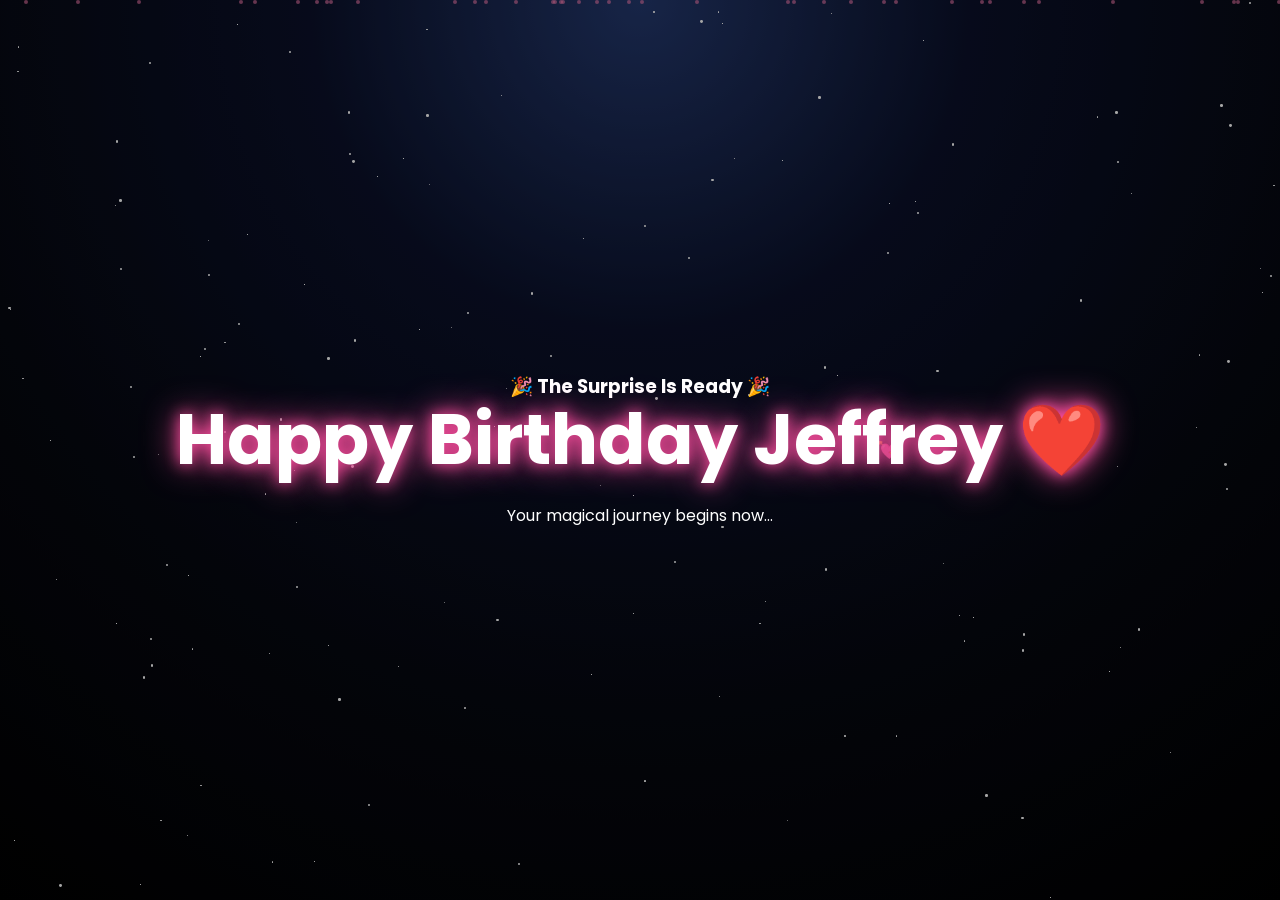
<file: index.html>
<!DOCTYPE html>
<html lang="en">

<head>

<meta charset="UTF-8">

<meta name="viewport" content="width=device-width, initial-scale=1.0">


<title>A Special Surprise For Jeffrey ❤️</title>


<link rel="stylesheet" href="css/style.css">
<link rel="stylesheet" href="css/mobile.css">
<link rel="stylesheet" href="css/transitions.css">


<link href="https://fonts.googleapis.com/css2?family=Poppins:wght@300;400;600;700&display=swap" rel="stylesheet">


<meta name="theme-color" content="#05000d">


</head>


<body>


<div class="background">

    <div id="stars"></div>

    <div id="particles"></div>

    <div id="shooting-stars"></div>

</div>




<main class="container">


    <h3 class="small-title">
        🎁 A Special Surprise Is Waiting...
    </h3>


    <h1>
        Happy Birthday Jeffrey
    </h1>



    <p class="description">

        Something beautiful has been prepared just for you.
        It will unlock when the countdown reaches zero.

    </p>




    <div class="countdown">


        <div class="box">
            <span id="days">00</span>
            <small>Days</small>
        </div>


        <div class="box">
            <span id="hours">00</span>
            <small>Hours</small>
        </div>


        <div class="box">
            <span id="minutes">00</span>
            <small>Minutes</small>
        </div>


        <div class="box">
            <span id="seconds">00</span>
            <small>Seconds</small>
        </div>


    </div>





    <div class="lock-card">


        <div class="moon">
            🌙
        </div>


        <h2>
            🔒 The Surprise Is Locked
        </h2>


        <p>
            A magical birthday journey has been created
            especially for Jeffrey.
        </p>


        <span>

            Unlock Date:

            <strong>
                20 July 2026 • 12:00 AM
            </strong>

        </span>


    </div>



</main>




<script src="js/globalMusic.js"></script>

<script src="js/main.js"></script>


</body>

</html>
</file>
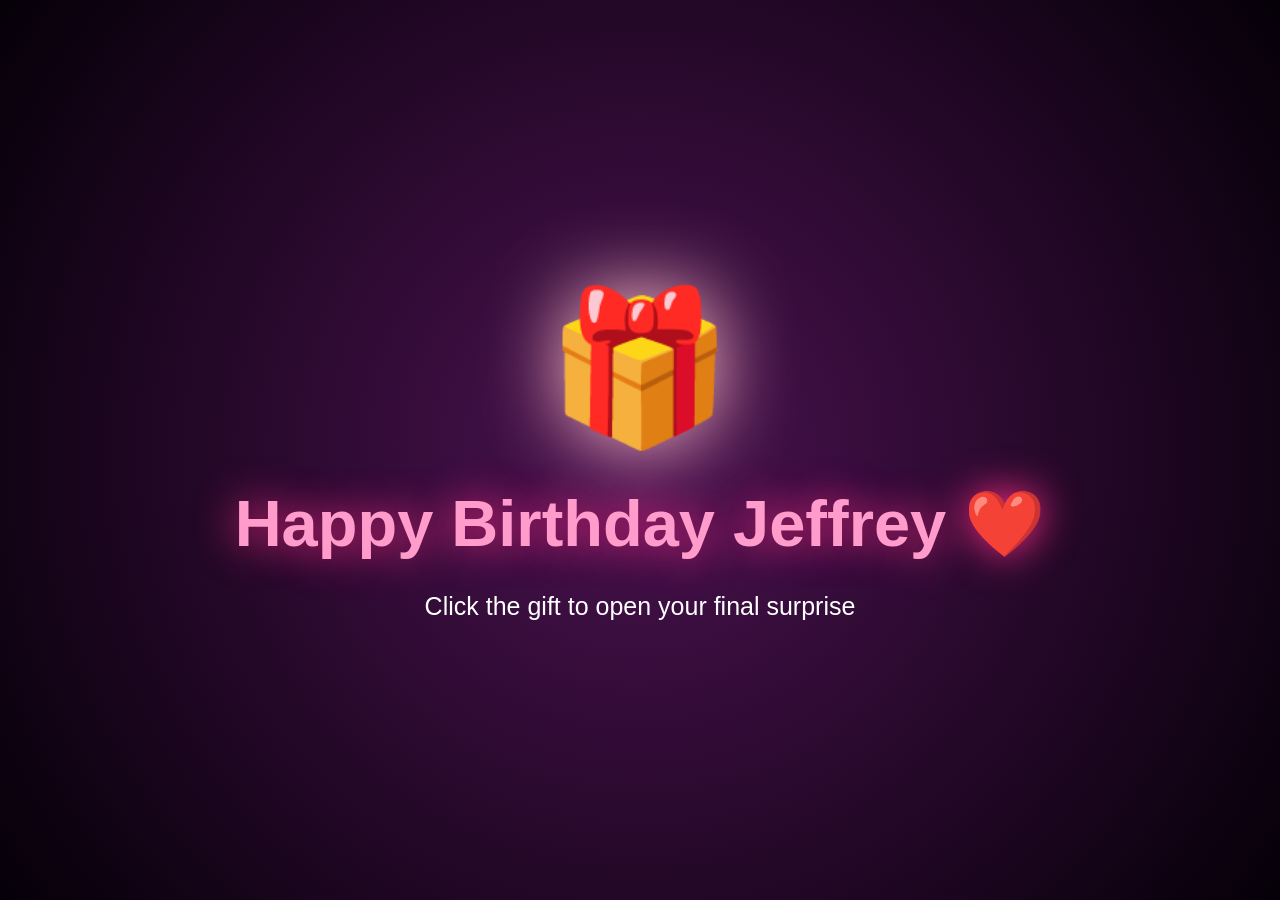
<file: final.html>
<!DOCTYPE html>
<html lang="en">

<head>

<meta charset="UTF-8">

<meta name="viewport" content="width=device-width, initial-scale=1.0">

<title>Happy Birthday Jeffrey ❤️</title>


<link rel="stylesheet" href="css/final.css">
<link rel="stylesheet" href="css/mobile.css">
<link rel="stylesheet" href="css/transitions.css">


</head>


<body>


<div id="fireworks"></div>



<div class="final-container">


    <div class="gift" id="gift">

        🎁

    </div>



    <h1>
        Happy Birthday Jeffrey ❤️
    </h1>



    <p id="message">

        Click the gift to open your final surprise

    </p>




    <div id="surprise" class="hidden">


        <h2>
            🎉 My Final Message To You 🎉
        </h2>



        <p>

        May your life shine brighter than the stars.

        <br><br>

        May every dream you have come true.

        <br><br>

        May happiness follow you everywhere you go.

        <br><br>

        God bless you always.

        <br><br>

        ❤️ Happy Birthday My Kwaku Bonsam ❤️

        </p>


    </div>



</div>




<script src="js/globalMusic.js"></script>

<script src="js/final.js"></script>



</body>

</html>
</file>
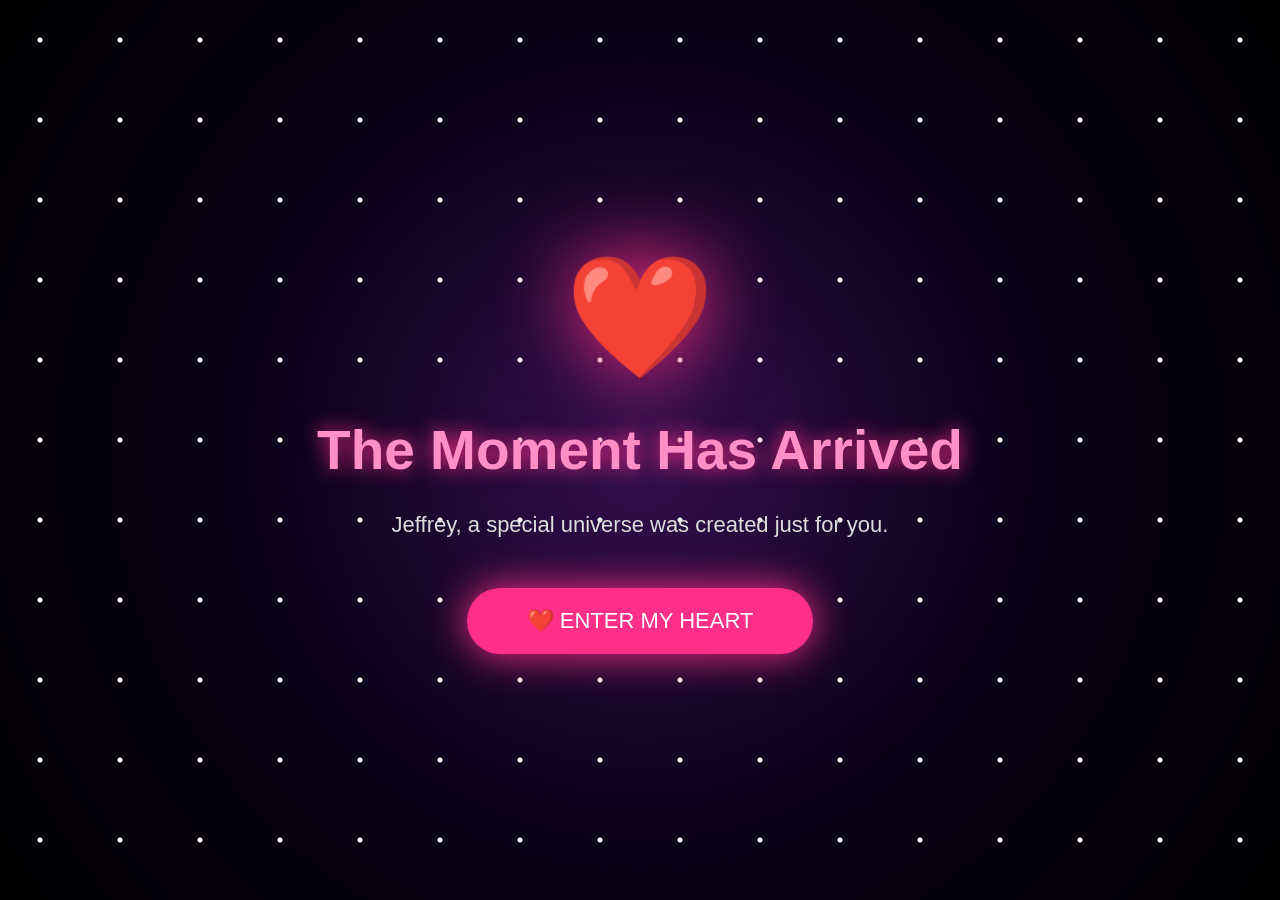
<file: heart.html>
<!DOCTYPE html>
<html lang="en">

<head>

<meta charset="UTF-8">

<meta name="viewport" content="width=device-width, initial-scale=1.0">

<title>Enter My Heart ❤️</title>


<link rel="stylesheet" href="css/heart.css">
<link rel="stylesheet" href="css/mobile.css">
<link rel="stylesheet" href="css/transitions.css">


</head>


<body>


<div class="space">

    <div id="travel-stars"></div>

</div>



<div class="portal">


    <div class="glow-heart">
        ❤️
    </div>



    <h1>
        The Moment Has Arrived
    </h1>



    <p>
        Jeffrey, a special universe was created
        just for you.
    </p>



    <button id="enter">

        ❤️ ENTER MY HEART

    </button>



</div>




<script src="js/globalMusic.js"></script>

<script src="js/heart.js"></script>



</body>

</html>
</file>
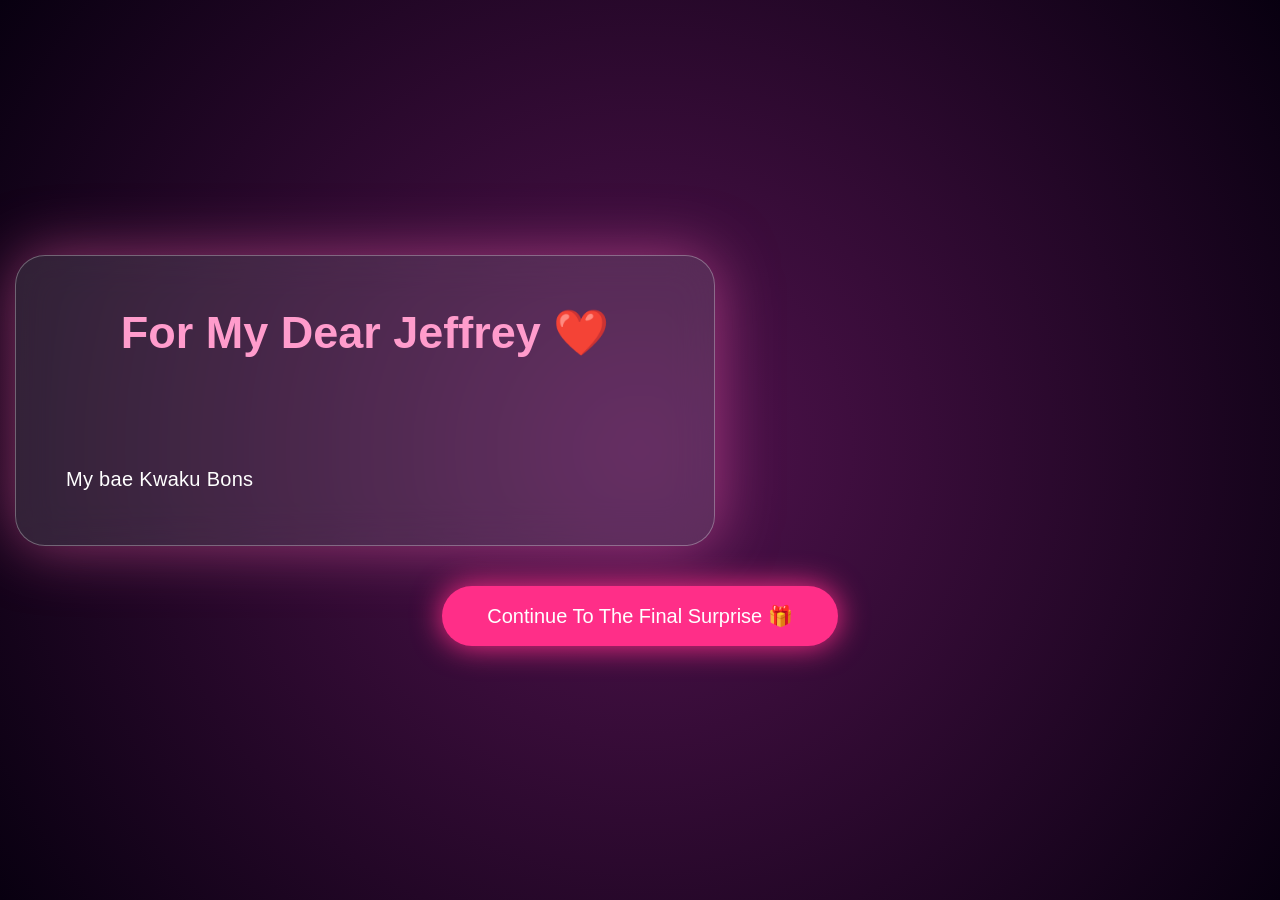
<file: letter.html>
<!DOCTYPE html>
<html lang="en">

<head>

<meta charset="UTF-8">

<meta name="viewport" content="width=device-width, initial-scale=1.0">

<title>A Letter For Jeffrey ❤️</title>

<link rel="stylesheet" href="css/letter.css">
<link rel="stylesheet" href="css/mobile.css">

</head>


<body>


<div class="background"></div>


<div class="letter-container">


<div class="paper">


<h1>
For My Dear Jeffrey ❤️
</h1>


<p id="letterText"></p>


</div>


<button id="continue">

Continue To The Final Surprise 🎁

</button>


</div>

<script src="js/globalMusic.js"></script>
<script src="js/heart.js"></script>

<script src="js/letter.js"></script>
<link rel="stylesheet" href="css/transitions.css">


</body>

</html>
</file>
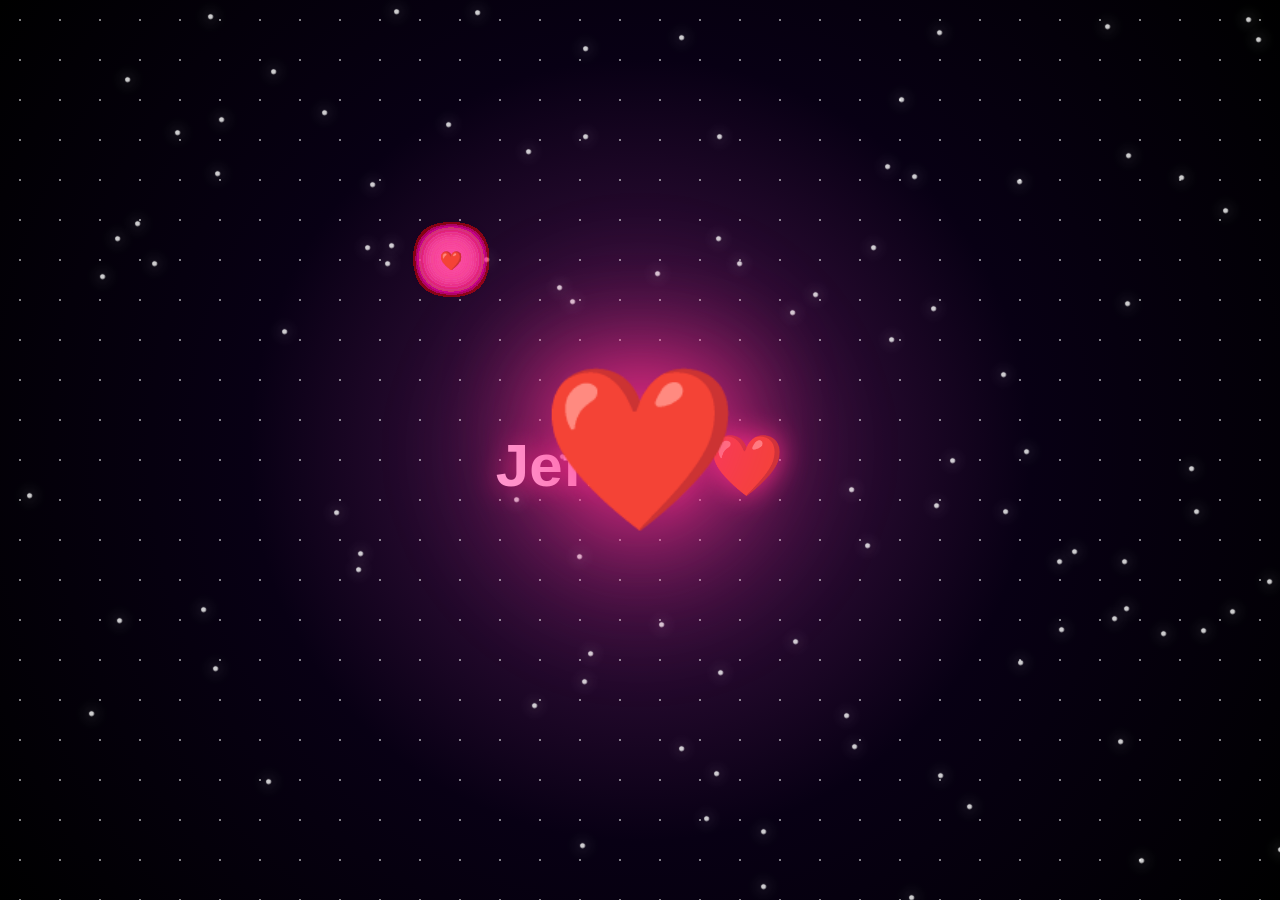
<file: universe.html>
<!DOCTYPE html>
<html lang="en">

<head>

<meta charset="UTF-8">

<meta name="viewport" content="width=device-width, initial-scale=1.0">

<title>My Heart Universe ❤️</title>


<link rel="stylesheet" href="css/universe.css">
<link rel="stylesheet" href="css/mobile.css">
<link rel="stylesheet" href="css/transitions.css">


</head>


<body>


<div id="stars"></div>

<div id="particles"></div>



<div class="universe">


    <div class="message-orbit">


        <div class="love-message message1">
            ❤️ I Love You My Kwaku Bonsam ❤️
        </div>


        <div class="love-message message2">
            💕 I Miss You 💕
        </div>


        <div class="love-message message3">
            🙏 God Bless You 🙏
        </div>


        <div class="love-message message4">
            🎂 Happy Birthday Jeffrey 🎂
        </div>


    </div>




    <div class="heart-container reveal">


        <div class="main-heart">
            ❤️
        </div>


        <div id="heart"></div>


        <h1>
            Jeffrey ❤️
        </h1>


    </div>


</div>




<script src="js/globalMusic.js"></script>

<script src="js/universe.js"></script>


</body>

</html>
</file>
<file: css/style.css>
/* ===========================
   RESET
=========================== */

*{
    margin:0;
    padding:0;
    box-sizing:border-box;
}

html,body{
    width:100%;
    height:100%;
    overflow:hidden;
    font-family:'Poppins',sans-serif;
}

/* ===========================
   BODY
=========================== */

body{
    display:flex;
    justify-content:center;
    align-items:center;
    background:#02030d;
    color:#fff;
    position:relative;
}

/* ===========================
   GALAXY BACKGROUND
=========================== */

.background{
    position:fixed;
    inset:0;
    background:
        radial-gradient(circle at top,#23386d 0%,#0a1029 30%,#05070f 65%,#000 100%);
    z-index:-3;
}

/* Dark overlay */

.background::after{
    content:"";
    position:absolute;
    inset:0;
    background:rgba(0,0,0,.35);
}

/* ===========================
   STARS
=========================== */

#stars{
    position:absolute;
    width:100%;
    height:100%;
}

/* ===========================
   MAIN CONTAINER
=========================== */

.container{

    width:90%;
    max-width:1100px;

    text-align:center;

    z-index:5;
}

/* ===========================
   TITLES
=========================== */

.small-title{

    color:#ff87b5;

    font-size:22px;

    margin-bottom:20px;

    letter-spacing:2px;
}

h1{

    font-size:70px;

    font-weight:700;

    margin-bottom:25px;

    line-height:1.1;

    text-shadow:
        0 0 15px #ff4fa0,
        0 0 35px #ff4fa0;
}

.description{

    width:80%;

    margin:auto;

    font-size:22px;

    line-height:1.8;

    color:#ddd;

    margin-bottom:60px;
}

/* ===========================
   COUNTDOWN
=========================== */

.countdown{

    display:flex;

    justify-content:center;

    align-items:center;

    gap:25px;

    flex-wrap:wrap;
}

.box{

    width:170px;

    height:170px;

    border-radius:25px;

    background:rgba(255,255,255,.08);

    border:1px solid rgba(255,255,255,.15);

    backdrop-filter:blur(18px);

    display:flex;

    flex-direction:column;

    justify-content:center;

    align-items:center;

    transition:.4s;

    box-shadow:
        0 0 25px rgba(255,100,180,.25);
}

.box:hover{

    transform:translateY(-10px) scale(1.05);

    box-shadow:
        0 0 40px rgba(255,100,180,.6);
}

.box span{

    font-size:60px;

    font-weight:bold;

    color:#fff;
}

.box small{

    margin-top:15px;

    font-size:20px;

    color:#ff9cc8;

    letter-spacing:2px;
}

/* ===========================
   FOOTER TEXT
=========================== */

.unlock{

    margin-top:60px;

    font-size:20px;

    color:#ddd;
}

.unlock strong{

    color:#ff79b7;
}

/* ===========================
   RESPONSIVE
=========================== */

@media(max-width:900px){

h1{

font-size:48px;

}

.description{

font-size:18px;

width:95%;

}

.box{

width:130px;

height:130px;

}

.box span{

font-size:42px;

}

}

@media(max-width:600px){

.countdown{

gap:15px;

}

.box{

width:100px;

height:100px;

border-radius:18px;

}

.box span{

font-size:34px;

}

.box small{

font-size:14px;

}

.small-title{

font-size:18px;

}

h1{

font-size:36px;

}

.description{

font-size:16px;

}

.unlock{

font-size:16px;

}

}
/* ==========================
   STARS
========================== */

.star{
    position:absolute;
    width:2px;
    height:2px;
    background:white;
    border-radius:50%;
    animation:twinkle 2s infinite alternate;
}

/* ==========================
   PARTICLES
========================== */

.particle{
    position:absolute;
    width:4px;
    height:4px;
    background:#ff7eb3;
    border-radius:50%;
    opacity:.6;
    animation:floatParticle linear infinite;
}

/* ==========================
   SHOOTING STAR
========================== */

.shooting-star{
    position:absolute;
    width:150px;
    height:2px;
    background:linear-gradient(to right,white,transparent);
    transform:rotate(-45deg);
    animation:shoot 4s linear infinite;
}

@keyframes twinkle{

0%{
opacity:.2;
}

100%{
opacity:1;
}

}

@keyframes floatParticle{

from{

transform:translateY(100vh);

}

to{

transform:translateY(-100px);

}

}

@keyframes shoot{

0%{

transform:translate(-300px,-300px) rotate(-45deg);

opacity:0;

}

10%{

opacity:1;

}

100%{

transform:translate(1800px,800px) rotate(-45deg);

opacity:0;

}

}
/* =========================
   MUSIC BUTTON
========================= */

#musicBtn{

position:fixed;

right:30px;

bottom:30px;

width:60px;

height:60px;

border-radius:50%;

border:none;

background:#ff2e88;

color:white;

font-size:25px;

cursor:pointer;

box-shadow:
0 0 25px #ff2e88;

z-index:100;

}



/* =========================
   FLOATING HEARTS
========================= */


.floating-heart{

position:absolute;

font-size:25px;

animation:heartFloat linear infinite;

opacity:.7;

}



@keyframes heartFloat{


0%{

transform:

translateY(100vh)
scale(.5)
rotate(0deg);

opacity:0;

}



20%{

opacity:1;

}



100%{

transform:

translateY(-120vh)
scale(1.5)
rotate(360deg);

opacity:0;

}

}



/* =========================
PAGE INTRO
========================= */


.container{

animation:

fadeIn 2s ease;

}



@keyframes fadeIn{

from{

opacity:0;

transform:
translateY(40px);

}


to{

opacity:1;

transform:
translateY(0);

}

}
/* ==========================
   MOON EFFECT
========================== */


.moon{

font-size:90px;

margin-bottom:20px;

filter:

drop-shadow(
0 0 30px #fff
);

animation:

moonFloat 4s ease-in-out infinite;

}



@keyframes moonFloat{

0%,100%{

transform:translateY(0);

}


50%{

transform:translateY(-20px);

}

}



/* ==========================
   LOCK CARD
========================== */


.lock-card{


margin-top:60px;


padding:35px;


width:90%;

max-width:600px;


margin-left:auto;

margin-right:auto;



background:

rgba(255,255,255,.08);



border:

1px solid rgba(255,255,255,.2);



border-radius:30px;



backdrop-filter:

blur(20px);



box-shadow:

0 0 40px rgba(255,120,190,.25);



animation:

glowCard 3s infinite alternate;


}



.lock-card h2{

font-size:30px;

margin-bottom:15px;

color:#ff9acb;

}



.lock-card p{

font-size:18px;

color:#ddd;

margin-bottom:20px;

}



.lock-card span{

font-size:18px;

color:white;

}



.lock-card strong{

color:#ff76b7;

}



/* glowing animation */


@keyframes glowCard{


from{

box-shadow:

0 0 20px rgba(255,100,180,.2);

}


to{

box-shadow:

0 0 50px rgba(255,100,180,.6);

}


}
#musicStart{

position:fixed;

bottom:25px;

right:25px;

padding:15px 25px;

border-radius:50px;

border:none;

background:#ff2e88;

color:white;

font-size:16px;

z-index:999;

box-shadow:0 0 20px #ff2e88;

}
</file>
<file: css/mobile.css>
/* =====================================
   MOBILE RESPONSIVE DESIGN
===================================== */


/* Tablets and smaller screens */
@media (max-width: 768px) {


body {
    overflow-x: hidden;
}


/* Countdown */
.countdown {
    display: grid;
    grid-template-columns: repeat(2, 1fr);
    gap: 15px;
    width: 90%;
    margin: auto;
}


.count-box {
    width: 100%;
    height: 130px;
}


.count-box h1 {
    font-size: 45px;
}


.count-box p {
    font-size: 18px;
}



/* Main containers */
.container,
.portal,
.final-container {
    width: 90%;
    padding: 20px;
    margin: auto;
}


/* Headings */
h1 {
    font-size: 35px;
    text-align: center;
}


h2 {
    font-size: 25px;
}


p {
    font-size: 16px;
    text-align: center;
}



/* Heart page */
.glow-heart {
    font-size: 100px;
}


#enter {
    width: 90%;
    font-size: 18px;
    padding: 15px;
}



/* Universe */
.big-heart {
    transform: scale(0.65);
}


.small-heart {
    font-size: 18px;
}


.message {
    font-size: 15px;
    padding: 10px;
}



/* Letter */
.letter {
    width: 95%;
    padding: 20px;
}


.letter h1 {
    font-size: 28px;
}


.letter p {
    font-size: 16px;
    line-height: 1.6;
}



/* Final page */
.final-title {
    font-size: 38px;
}


.final-message {
    width: 90%;
    font-size: 18px;
}



/* Buttons */
button {
    max-width: 90%;
    font-size: 16px;
    padding: 12px 25px;
}



}



/* Small phones */
@media (max-width: 480px) {


.countdown {
    gap: 10px;
}


.count-box {
    height: 110px;
}


.count-box h1 {
    font-size: 35px;
}


.glow-heart {
    font-size: 80px;
}


h1 {
    font-size: 28px;
}


.portal p {
    font-size: 15px;
}


.big-heart {
    transform: scale(0.5);
}


.final-title {
    font-size: 30px;
}


}
/* =====================================
   IMPROVED LETTER MOBILE VIEW
===================================== */

@media (max-width: 768px){

    body {
        overflow-y: auto;
    }


    .letter {
        width: 92%;
        min-height: auto;
        height: auto;
        padding: 30px 20px;
        margin: 30px auto;
        border-radius: 15px;
        box-sizing: border-box;
    }


    .letter-content,
    .letter-text {
        width: 100%;
        height: auto;
        overflow: visible;
        font-size: 16px;
        line-height: 1.8;
        text-align: left;
    }


    .letter h1 {
        font-size: 26px;
        margin-bottom: 20px;
    }


    .letter p {
        font-size: 16px;
        line-height: 1.8;
        text-align: left;
        margin-bottom: 18px;
    }


    .continue-btn,
    #continueBtn {
        display: block;
        position: relative;
        margin: 30px auto;
        width: 85%;
        z-index: 999;
        opacity: 1;
        visibility: visible;
    }

}



/* Very small phones */

@media(max-width:480px){

    .letter {
        padding: 20px 15px;
        width: 94%;
    }


    .letter p {
        font-size: 15px;
        line-height: 1.7;
    }


    .continue-btn,
    #continueBtn {
        font-size: 15px;
        padding: 12px;
    }

}
</file>
<file: css/transitions.css>
/* PAGE TRANSITION */

body{

animation:pageEnter 1.5s ease;

}


@keyframes pageEnter{

from{

opacity:0;

transform:scale(1.05);

}


to{

opacity:1;

transform:scale(1);

}

}


/* Fade out before leaving */

.fade-out{

animation:pageExit 1.5s forwards;

}


@keyframes pageExit{

to{

opacity:0;

transform:scale(.9);

}

}
</file>
<file: css/final.css>
*{

margin:0;
padding:0;
box-sizing:border-box;

}



body{

height:100vh;

overflow:hidden;

background:

radial-gradient(circle,#4b1250,#050008);

font-family:Poppins,sans-serif;

color:white;

display:flex;

justify-content:center;

align-items:center;

}



#fireworks{

position:absolute;

inset:0;

}



.final-container{

text-align:center;

position:relative;

z-index:2;

}



.gift{

font-size:150px;

cursor:pointer;

animation:

giftFloat 2s infinite;

filter:

drop-shadow(0 0 40px pink);

}



@keyframes giftFloat{


50%{

transform:translateY(-30px);

}


}



h1{

font-size:65px;

color:#ff9ccc;

text-shadow:

0 0 40px #ff2e88;

margin:30px;

}



#message{

font-size:25px;

}



#surprise{

margin-top:40px;

padding:40px;

width:700px;

max-width:90%;

background:

rgba(255,255,255,.1);

border-radius:30px;

backdrop-filter:blur(20px);

box-shadow:

0 0 50px #ff2e88;

}



#surprise h2{

color:#ff9ccc;

margin-bottom:20px;

font-size:35px;

}



#surprise p{

font-size:22px;

line-height:2;

}



.hidden{

display:none;

}
</file>
<file: css/heart.css>
*{

margin:0;
padding:0;
box-sizing:border-box;

}


body{

height:100vh;

overflow:hidden;

font-family:Poppins,sans-serif;

background:black;

color:white;

display:flex;

justify-content:center;

align-items:center;

}



/* Galaxy */

.space{

position:absolute;

inset:0;

background:

radial-gradient(circle at center,
#35104f,
#090016,
black);

}



/* Portal content */

.portal{

position:relative;

text-align:center;

z-index:2;

animation:appear 2s ease;

}



.glow-heart{

font-size:120px;

animation:

heartbeat 1.5s infinite;

filter:

drop-shadow(
0 0 40px #ff2e88
);

}



h1{

font-size:55px;

margin:30px 0;

color:#ff8fc7;

text-shadow:

0 0 20px #ff2e88;

}



p{

font-size:22px;

margin-bottom:50px;

color:#ddd;

}



button{

padding:20px 60px;

border:none;

border-radius:50px;

font-size:22px;

cursor:pointer;

background:#ff2e88;

color:white;

box-shadow:

0 0 40px #ff2e88;

transition:.4s;

}



button:hover{

transform:scale(1.1);

}



/* Animations */


@keyframes heartbeat{


0%,100%{

transform:scale(1);

}


50%{

transform:scale(1.2);

}


}



@keyframes appear{


from{

opacity:0;

transform:translateY(50px);

}


to{

opacity:1;

transform:translateY(0);

}


}
@keyframes fade{

from{

opacity:1;

}


to{

opacity:0;

}

}
/* ==========================
   SPACE TRAVEL EFFECT
========================== */


.travel .space{

animation:

spaceTravel 3s forwards;

}



.travel .portal{

animation:

portalDisappear 3s forwards;

}




@keyframes spaceTravel{


0%{

transform:scale(1);

opacity:1;

}


100%{

transform:scale(8);

opacity:0;

}


}



@keyframes portalDisappear{


0%{

opacity:1;

}


100%{

opacity:0;

transform:scale(.2);

}

}
#travel-stars{

position:absolute;

inset:0;

background:

radial-gradient(circle,
white 2px,
transparent 3px);

background-size:

80px 80px;


animation:

starMove 2s linear infinite;

}



@keyframes starMove{


from{

transform:

scale(1)
translateY(0);

}


to{

transform:

scale(3)
translateY(300px);

}


}
</file>
<file: css/letter.css>
*{
    margin:0;
    padding:0;
    box-sizing:border-box;
}


body{

    min-height:100vh;

    overflow-y:auto;

    font-family:Poppins,sans-serif;

    background:#080010;

    color:white;

    display:flex;

    justify-content:center;

    align-items:center;

    padding:30px 15px;

}



.background{

    position:fixed;

    inset:0;

    background:
    radial-gradient(circle,
    #52134f,
    #080010);

    z-index:0;

}



/* LETTER */

.letter-container{

    position:relative;

    text-align:center;

    z-index:2;

    width:100%;

}



.paper{


    width:700px;

    max-width:95%;


    padding:50px;


    background:

    rgba(255,255,255,.12);


    border-radius:30px;


    backdrop-filter:blur(20px);


    border:

    1px solid rgba(255,255,255,.3);


    box-shadow:

    0 0 60px rgba(255,100,180,.5);


    animation:

    paperGlow 3s infinite alternate;


}



@keyframes paperGlow{


from{

box-shadow:

0 0 30px rgba(255,100,180,.3);

}


to{

box-shadow:

0 0 70px rgba(255,100,180,.8);

}

}




h1{

    font-size:45px;

    color:#ff9ccc;

    margin-bottom:40px;

}



#letterText{

    font-family: "Segoe UI", Arial, sans-serif;

    font-size:20px;

    line-height:1.6;

    letter-spacing:0.3px;

    text-align:left;

    color:#fff;

    white-space:pre-line;

}



/* BUTTON */

button{

    margin-top:40px;

    padding:18px 45px;

    border:none;

    border-radius:50px;

    background:#ff2e88;

    color:white;

    font-size:20px;

    cursor:pointer;

    box-shadow:

    0 0 30px #ff2e88;

    position:relative;

    z-index:10;

}




/* TABLETS */

@media(max-width:768px){


    .paper{

        padding:30px 25px;

        width:95%;

    }


    h1{

        font-size:32px;

        margin-bottom:25px;

    }


    #letterText{

        font-size:18px;

        line-height:1.8;

    }


    button{

        width:90%;

        font-size:17px;

        padding:15px;

    }


}



/* SMALL PHONES */

@media(max-width:480px){


    body{

        align-items:flex-start;

        padding-top:20px;

    }


    .paper{

        padding:25px 18px;

        border-radius:20px;

    }


    h1{

        font-size:26px;

    }


    #letterText{

    font-size:15px;

    line-height:1.5;

}

}
</file>
<file: css/universe.css>
*{
margin:0;
padding:0;
box-sizing:border-box;
}

body{

height:100vh;
overflow:hidden;

background:
radial-gradient(circle at center,#4b164f,#080014,#000);

font-family:Poppins,sans-serif;

color:white;

}


/* STAR FIELD */

#stars{

position:absolute;
inset:0;

background:

radial-gradient(circle,white 1px,transparent 1px);

background-size:40px 40px;

animation:moveStars 20s linear infinite;

opacity:.5;

}


@keyframes moveStars{

from{
transform:translateY(0);
}

to{
transform:translateY(-200px);
}

}



/* UNIVERSE */

.universe{

height:100vh;

display:flex;

justify-content:center;

align-items:center;

perspective:1000px;

}



/* HEART AREA */

.heart-container{

position:relative;

width:400px;

height:400px;

transform-style:preserve-3d;

animation:

floatHeart 5s ease-in-out infinite;

}



@keyframes floatHeart{

0%,100%{

transform:translateY(0) rotateY(0deg);

}

50%{

transform:translateY(-30px) rotateY(180deg);

}

}



/* SMALL HEARTS */

#heart{

position:absolute;

width:100%;
height:100%;

}



.small-heart{

position:absolute;

font-size:18px;

transform-style:preserve-3d;

filter:

drop-shadow(0 0 15px #ff4fa3);

animation:

beat 1.5s infinite;

}



@keyframes beat{

50%{

scale:1.5;

}

}



/* NAME */

.heart-container h1{

position:absolute;

top:45%;

width:100%;

text-align:center;

font-size:60px;

color:#ff9bd0;

text-shadow:

0 0 30px #ff2e88;

z-index:5;

}



/* ORBITING MESSAGES */


.message{

position:absolute;

font-size:22px;

font-weight:bold;

white-space:nowrap;

color:white;

text-shadow:

0 0 15px #ff2e88;

}



.orbit1{

animation:orbit1 12s linear infinite;

}


.orbit2{

animation:orbit2 16s linear infinite;

}


.orbit3{

animation:orbit3 20s linear infinite;

}


.orbit4{

animation:orbit4 24s linear infinite;

}




@keyframes orbit1{

from{

transform:
rotate(0deg)
translateX(350px)
rotate(0deg);

}

to{

transform:
rotate(360deg)
translateX(350px)
rotate(-360deg);

}

}



@keyframes orbit2{

from{

transform:
rotate(0deg)
translateX(430px)
rotate(0deg);

}

to{

transform:
rotate(-360deg)
translateX(430px)
rotate(360deg);

}

}



@keyframes orbit3{

from{

transform:
rotate(0deg)
translateX(500px)
rotate(0deg);

}

to{

transform:
rotate(360deg)
translateX(500px)
rotate(-360deg);

}

}



@keyframes orbit4{

from{

transform:
rotate(0deg)
translateX(580px)
rotate(0deg);

}

to{

transform:
rotate(-360deg)
translateX(580px)
rotate(360deg);

}

}
/* =========================
   GALAXY PARTICLES
========================= */


.galaxy-particle{

position:absolute;

width:5px;

height:5px;

background:white;

border-radius:50%;

opacity:.8;

box-shadow:
0 0 15px white;

animation:
spaceFloat linear infinite;

}



@keyframes spaceFloat{


from{

transform:

translateY(100vh)
scale(.5);

opacity:0;

}


20%{

opacity:1;

}


to{

transform:

translateY(-100vh)
scale(1.5);

opacity:0;

}


}



/* =========================
   HEART GLOW
========================= */


.heart-container::before{


content:"";

position:absolute;

width:450px;

height:450px;

left:-25px;

top:-25px;


background:

radial-gradient(
circle,
rgba(255,50,150,.35),
transparent 70%
);


border-radius:50%;

filter:blur(30px);


animation:

glowPulse 3s infinite;


}



@keyframes glowPulse{


50%{

transform:scale(1.2);

opacity:.5;

}


}



/* =========================
   CINEMATIC ZOOM
========================= */


.universe{

animation:

universeZoom 8s ease-in-out infinite alternate;

}



@keyframes universeZoom{


from{

transform:scale(.9);

}


to{

transform:scale(1.05);

}


}
/* ==========================
   CENTRAL HEART
========================== */


.main-heart{

position:absolute;

left:50%;

top:50%;

transform:
translate(-50%,-50%);

font-size:160px;

z-index:10;


filter:

drop-shadow(
0 0 50px #ff2e88
);


animation:

mainBeat 2s infinite;

}



@keyframes mainBeat{


0%,100%{

transform:
translate(-50%,-50%)
scale(1);

}


50%{

transform:
translate(-50%,-50%)
scale(1.15);

}


}



/* ==========================
   ORBIT HEARTS
========================== */


.orbit-heart{

position:absolute;

left:50%;

top:50%;

font-size:25px;


transform-origin:

0 0;


filter:

drop-shadow(
0 0 10px pink
);


animation:

orbitHeart linear infinite;


}



@keyframes orbitHeart{


from{

transform:

rotate(0deg)
translateX(var(--distance))
rotate(0deg);

}


to{

transform:

rotate(360deg)
translateX(var(--distance))
rotate(-360deg);

}


}
/* ==========================
   LOVE MESSAGE PLANETS
========================== */


.message-orbit{

position:absolute;

width:100%;

height:100%;

left:0;

top:0;

pointer-events:none;

}



.love-message{

position:absolute;

left:50%;

top:50%;

padding:15px 25px;

border-radius:50px;


background:

rgba(255,255,255,.08);


border:

1px solid rgba(255,255,255,.2);


backdrop-filter:

blur(10px);


font-size:20px;

white-space:nowrap;


color:white;


text-shadow:

0 0 20px #ff2e88;


box-shadow:

0 0 25px rgba(255,50,150,.4);

}




.message1{

animation:

messageOrbit1 12s linear infinite;

}



.message2{

animation:

messageOrbit2 16s linear infinite;

}



.message3{

animation:

messageOrbit3 20s linear infinite;

}



.message4{

animation:

messageOrbit4 24s linear infinite;

}



/* Different orbit paths */


@keyframes messageOrbit1{

from{

transform:

rotate(0deg)
translateX(350px)
rotate(0deg);

}


to{

transform:

rotate(360deg)
translateX(350px)
rotate(-360deg);

}

}



@keyframes messageOrbit2{


from{

transform:

rotate(360deg)
translateX(450px)
rotate(-360deg);

}


to{

transform:

rotate(0deg)
translateX(450px)
rotate(0deg);

}


}



@keyframes messageOrbit3{


from{

transform:

rotate(0deg)
translateX(550px)
rotate(0deg);

}


to{

transform:

rotate(-360deg)
translateX(550px)
rotate(360deg);

}


}



@keyframes messageOrbit4{


from{

transform:

rotate(360deg)
translateX(650px)
rotate(-360deg);

}


to{

transform:

rotate(0deg)
translateX(650px)
rotate(0deg);

}


}
/* ==========================
   HEART REVEAL ANIMATION
========================== */


.reveal{

opacity:0;

animation:

universeReveal 5s forwards;

}



@keyframes universeReveal{


0%{

opacity:0;

transform:

scale(.2)
rotateY(180deg);

filter:blur(20px);

}



50%{

opacity:1;

}



100%{

opacity:1;

transform:

scale(1)
rotateY(0deg);

filter:blur(0);

}

}



/* Main heart entrance */


.main-heart{

animation:

heartAppear 3s ease forwards,
mainBeat 2s infinite 3s;

opacity:0;

}



@keyframes heartAppear{


from{

transform:
translate(-50%,-50%)
scale(0);

opacity:0;

}


to{

transform:
translate(-50%,-50%)
scale(1);

opacity:1;

}

}
* {
    -webkit-backface-visibility: hidden;
    backface-visibility: hidden;
}


.orbit-heart,
.small-heart,
.galaxy-particle {
    will-change: transform, opacity;
}
</file>
